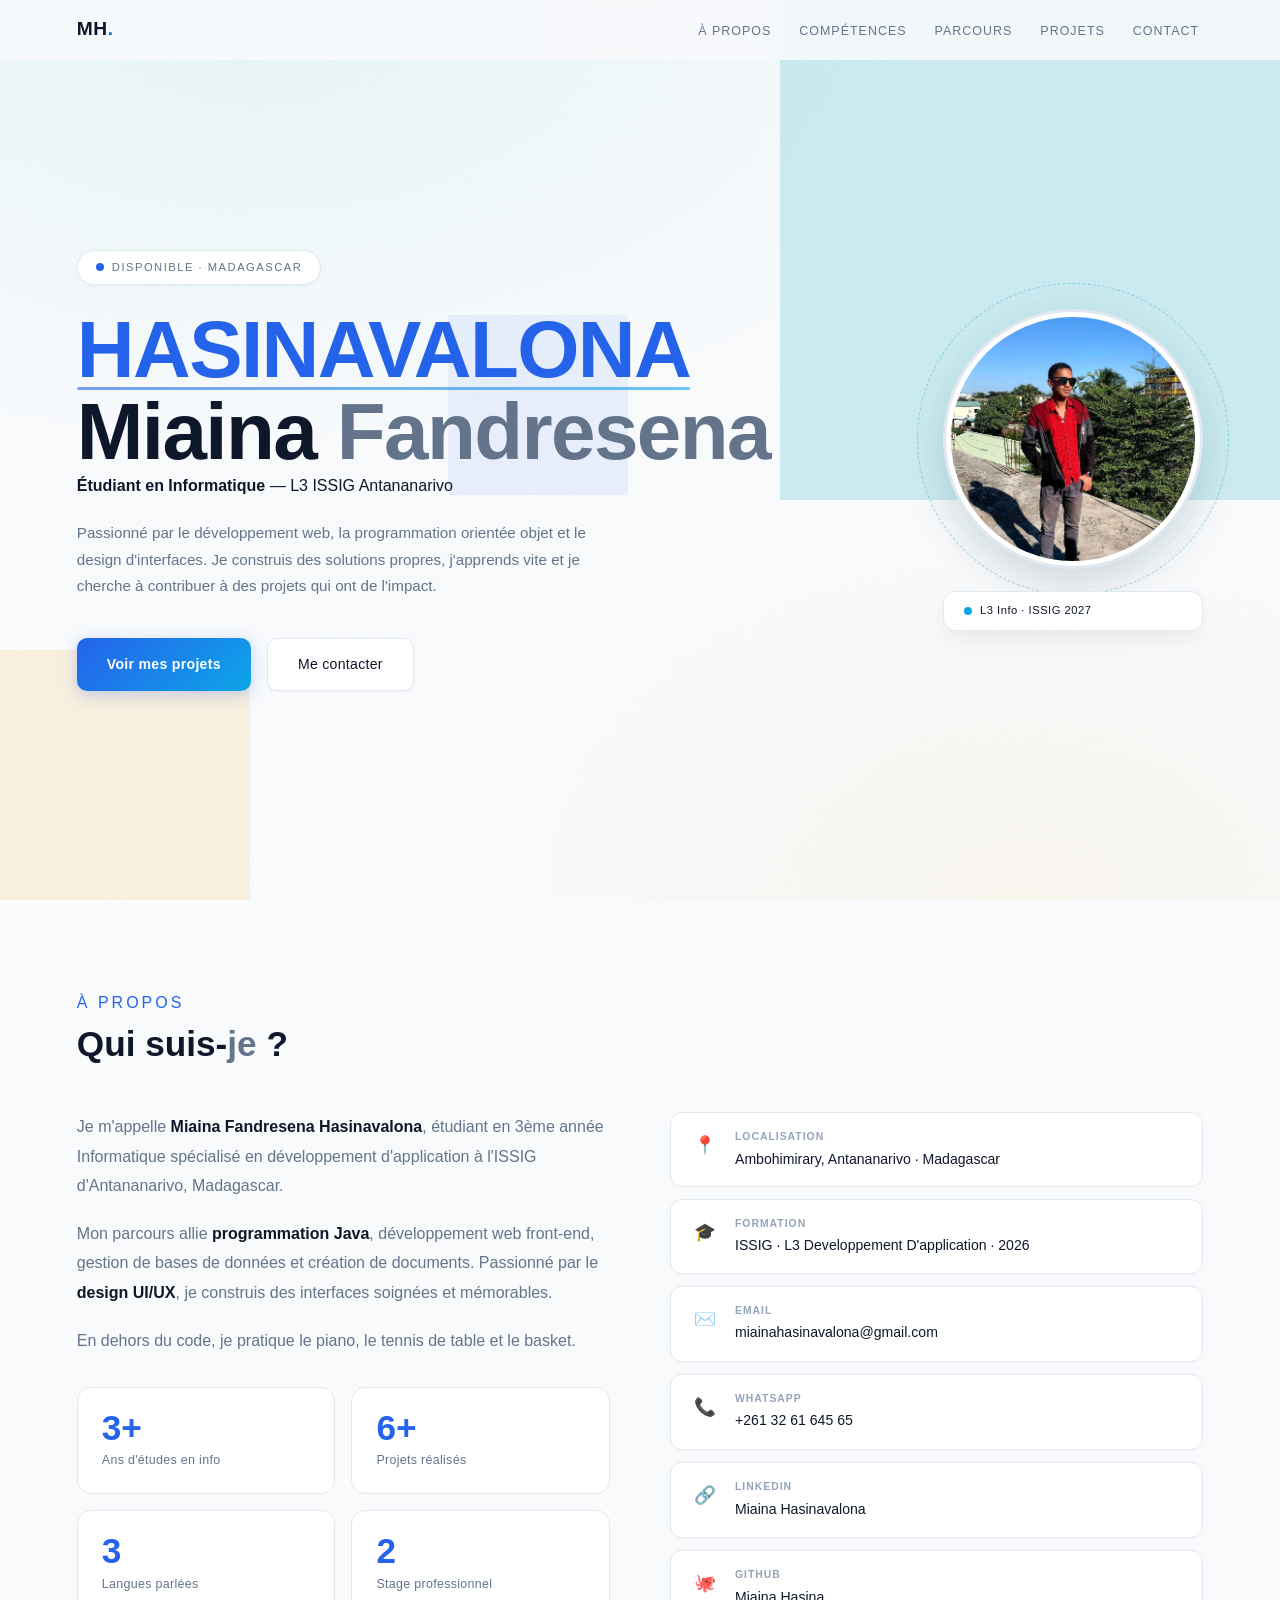
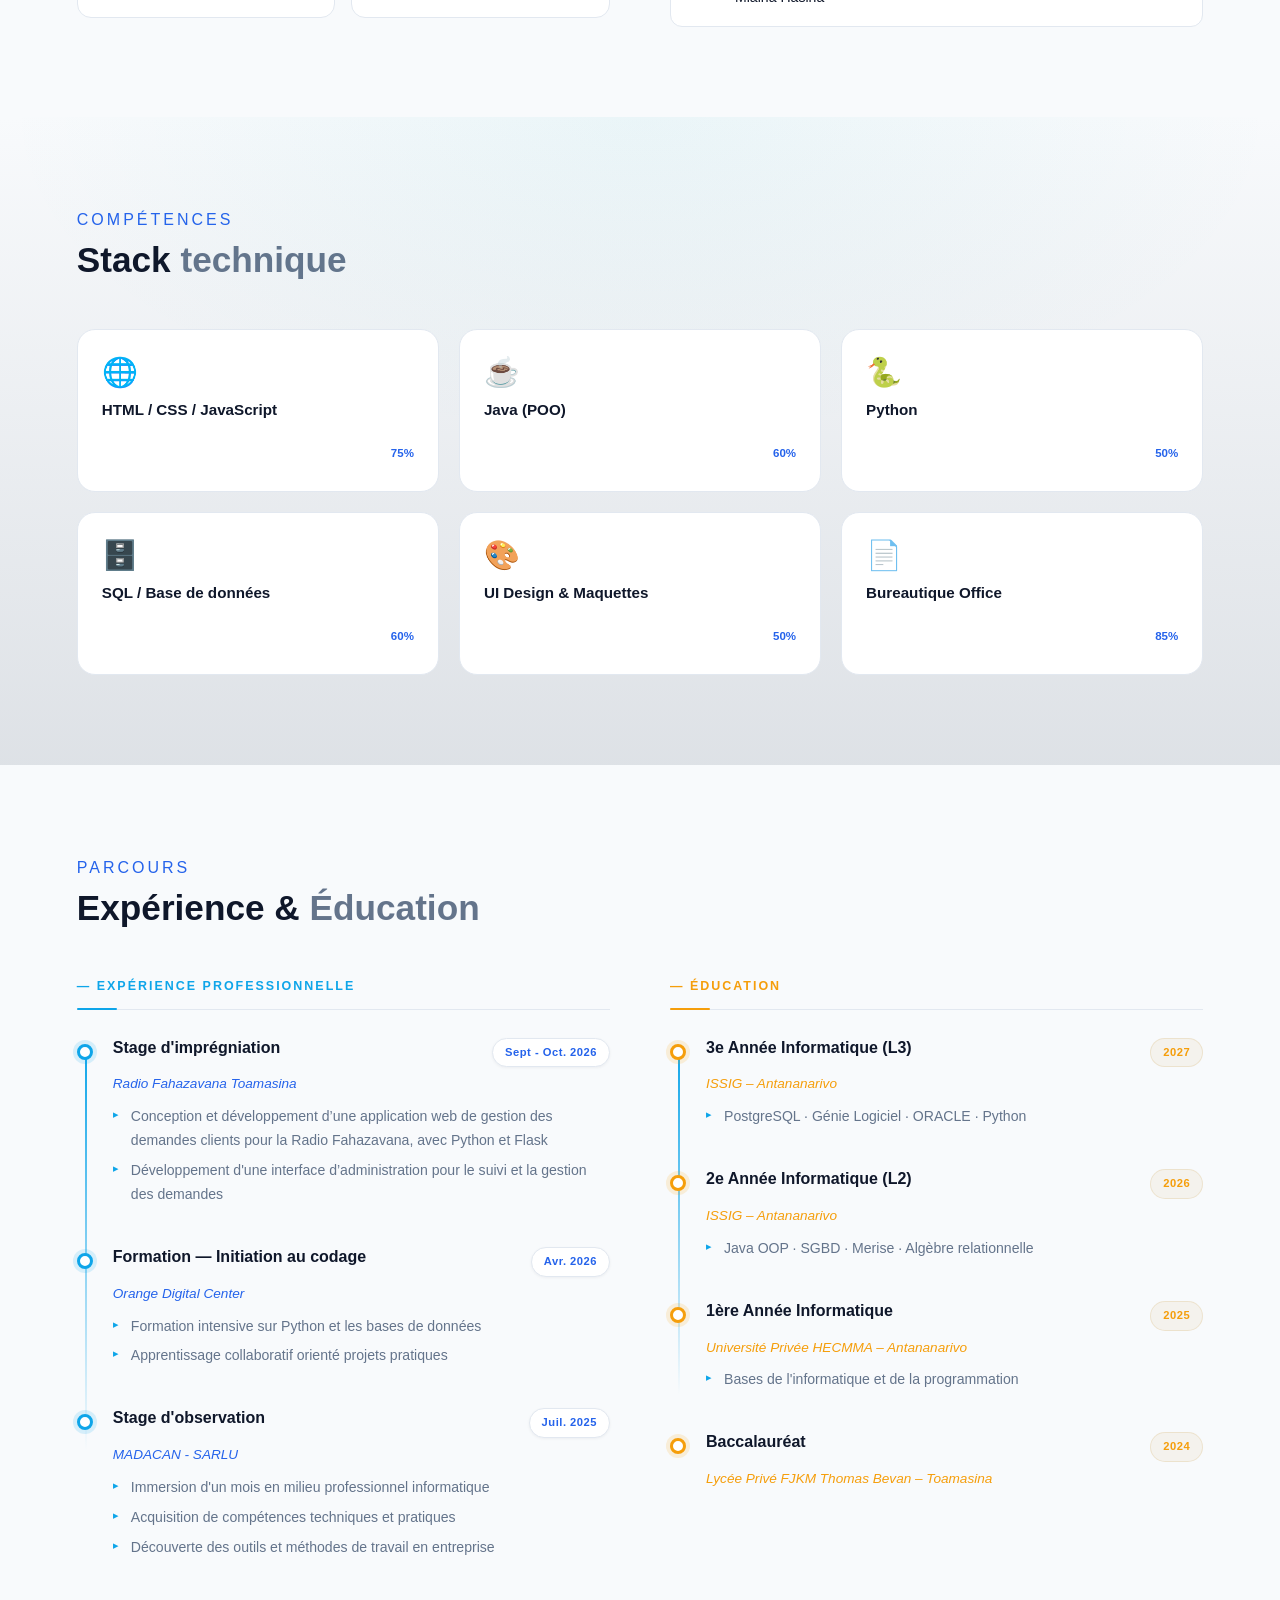
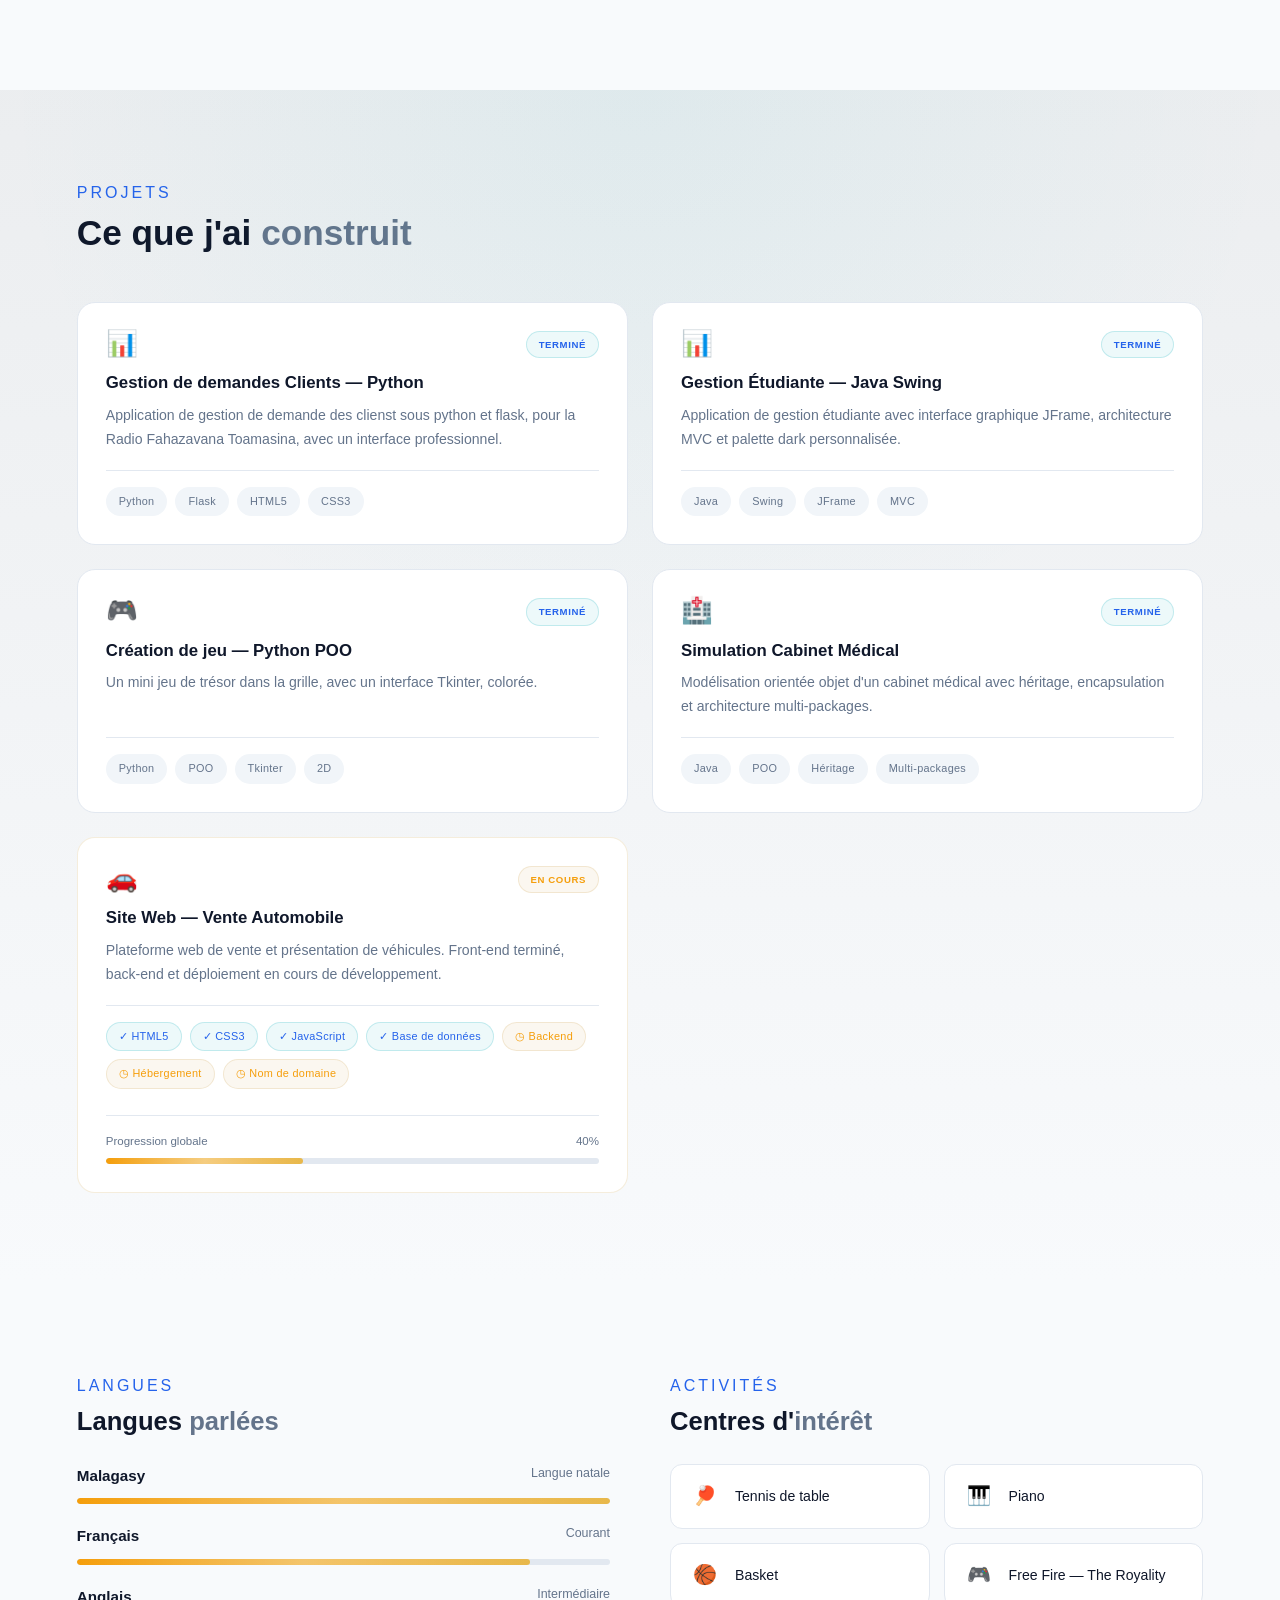
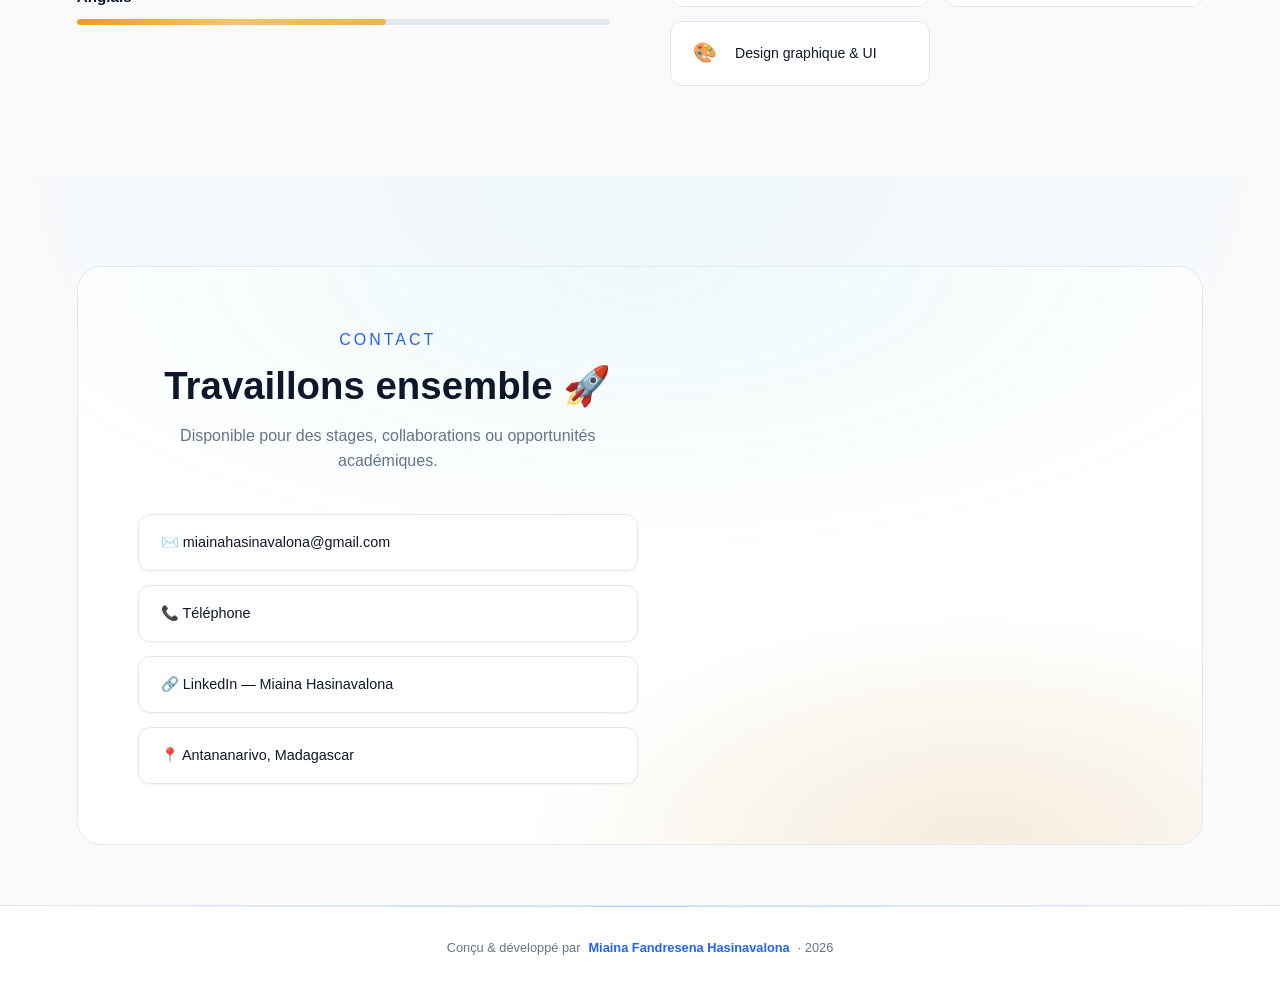
<file: index.html>
<!DOCTYPE html>
<html lang="fr">

<head>
    <meta charset="UTF-8">
    <meta name="viewport" content="width=device-width, initial-scale=1.0">
    <link rel="stylesheet" href="assets/css/main.css">
    <title>Portfolio - Miaina HASINAVALONA</title>
</head>

<body>

    <a href="#home" class="skip-link">Aller au contenu principal</a>

    <div class="container flex column">

        <!-- EN TETE -->
        <nav id="nav" class="flex alg-itm">
            <a href="#" class="nav-logo">MH<span>.</span></a>
            <ul class="nav-links flex g-20" id="navLinks">
                <li><a href="#about">À propos</a></li>
                <li><a href="#skills">Compétences</a></li>
                <li><a href="#parcours">Parcours</a></li>
                <li><a href="#projects">Projets</a></li>
                <li><a href="#contact">Contact</a></li>
            </ul>
            <button class="nav-toggle" id="navToggle" aria-label="Menu">
                <span></span><span></span><span></span>
            </button>
        </nav>

        <!-- HERO -->
        <section class="hero relative grid alg-itm g-40" id="home">
            <div class="header-orb absolute orb1"></div>
            <div class="header-orb absolute orb2"></div>
            <div class="header-orb absolute orb3"></div>

            <div class="hero-text relative">
                <div class="hero-dispo g-10 alg-itm">Disponible · Madagascar</div>
                <h1 class="hero-name">
                    <span class="H">HASINAVALONA</span><br>
                    Miaina <span class="F">Fandresena</span>
                </h1>
                <p class="header-sub"><strong>Étudiant en Informatique</strong> — L3 ISSIG Antananarivo</p>
                <p class="hero-desc">
                    Passionné par le développement web, la programmation orientée objet et le design d'interfaces.
                    Je construis des solutions propres, j'apprends vite et je cherche à contribuer à des projets qui ont
                    de l'impact.
                </p>
                <div class="hero-btn flex g-15">
                    <a href="#projects" class="btn-p">Voir mes projets</a>
                    <a href="#contact" class="btn-c">Me contacter</a>
                </div>
            </div>

            <div class="hero-photo relative flex column align-items">
                <div class="photo-outer relative">
                    <div class="photo-ring1 absolute"></div>
                    <div class="photo-ring2 absolute"></div>
                    <div class="photo-inner">
                        <img class="block" src="assets/image/3.jpg">
                    </div>
                </div>
                <div class="photo-badge txt-alg">L3 Info · ISSIG 2027</div>
            </div>
        </section>

        <!-- SECTION A PROPOS -->
        <section id="about" class="relative">
            <p class="sec-label reveal">À propos</p>
            <h2 class="sec-title reveal">Qui suis-<span>je</span> ?</h2>
            <div class="about-grid grid">
                <div class="reveal-l">
                    <div class="about-text">
                        <p>Je m'appelle <strong>Miaina Fandresena Hasinavalona</strong>, étudiant en 3ème année
                            Informatique spécialisé en développement d'application à l'ISSIG d'Antananarivo, Madagascar.
                        </p>
                        <p>Mon parcours allie <strong>programmation Java</strong>, développement web front-end, gestion
                            de bases de données et création de documents. Passionné par le <strong>design
                                UI/UX</strong>, je construis des interfaces soignées et mémorables.</p>
                        <p>En dehors du code, je pratique le piano, le tennis de table et le basket.</p>
                    </div>
                    <div class="stats-row grid">
                        <div class="stat-box reveal d1">
                            <div class="stat">3+</div>
                            <div class="stat-text">Ans d'études en info</div>
                        </div>
                        <div class="stat-box reveal d2">
                            <div class="stat">6+</div>
                            <div class="stat-text">Projets réalisés</div>
                        </div>
                        <div class="stat-box reveal d3">
                            <div class="stat">3</div>
                            <div class="stat-text">Langues parlées</div>
                        </div>
                        <div class="stat-box reveal d4">
                            <div class="stat">2</div>
                            <div class="stat-text">Stage professionnel</div>
                        </div>
                    </div>
                </div>

                <div class="info-list flex g-10 column reveal-r">
                    <div class="info-row flex"><span class="info-ico">📍</span>
                        <div>
                            <div class="info">Localisation</div>
                            <div class="info-text">Ambohimirary, Antananarivo · Madagascar</div>
                        </div>
                    </div>

                    <div class="info-row flex"><span class="info-ico">🎓</span>
                        <div>
                            <div class="info">Formation</div>
                            <div class="info-text">ISSIG · L3 Developpement D'application · 2026</div>
                        </div>
                    </div>

                    <div class="info-row flex"><span class="info-ico">✉️</span>
                        <div>
                            <div class="info">Email</div>
                            <a href="mailto:miainahasinavalona@gmail.com"
                                class="info-text">miainahasinavalona@gmail.com</a>
                        </div>
                    </div>

                    <div class="info-row flex"><span class="info-ico">📞</span>
                        <div>
                            <div class="info">Whatsapp</div>
                            <a href="https://wa.me/message/2FUQR652RJTDL1" class="info-text">+261 32 61 645 65</a>
                        </div>
                    </div>

                    <div class="info-row flex"><span class="info-ico">🔗</span>
                        <div>
                            <div class="info">LinkedIn</div>
                            <a href="https://www.linkedin.com/in/miaina-hasinavalona-1840b0398/"
                                class="info-text">Miaina Hasinavalona</a>
                        </div>
                    </div>

                    <div class="info-row flex"><span class="info-ico">🐙</span>
                        <div>
                            <div class="info">GitHub</div>
                            <a href="https://github.com/miainahasinavalona-gif" class="info-text">Miaina
                                Hasina</a>
                        </div>
                    </div>
                </div>
            </div>
        </section>

        <!-- SKILLS -->
        <section id="skills">
            <p class="sec-label reveal">Compétences</p>
            <h2 class="sec-title reveal">Stack <span>technique</span></h2>
            <div class="skills-grid grid g-20">
                <div class="skill-card relative reveal d1" data-pct="75">
                    <div class="sk-ico">🌐</div>
                    <div class="sk-name">HTML / CSS / JavaScript</div>
                    <div class="bar-bg">
                        <div class="bar-fill" style="width:0"></div>
                    </div>
                    <div class="sk-pct">75%</div>
                </div>
                <div class="skill-card relative reveal d2" data-pct="60">
                    <div class="sk-ico">☕</div>
                    <div class="sk-name">Java (POO)</div>
                    <div class="bar-bg">
                        <div class="bar-fill" style="width:0"></div>
                    </div>
                    <div class="sk-pct">60%</div>
                </div>
                <div class="skill-card relative reveal d3" data-pct="50">
                    <div class="sk-ico">🐍</div>
                    <div class="sk-name">Python</div>
                    <div class="bar-bg">
                        <div class="bar-fill" style="width:0"></div>
                    </div>
                    <div class="sk-pct">50%</div>
                </div>
                <div class="skill-card relative reveal d4" data-pct="60">
                    <div class="sk-ico">🗄️</div>
                    <div class="sk-name">SQL / Base de données</div>
                    <div class="bar-bg">
                        <div class="bar-fill" style="width:0"></div>
                    </div>
                    <div class="sk-pct">60%</div>
                </div>
                <div class="skill-card relative reveal d5" data-pct="50">
                    <div class="sk-ico">🎨</div>
                    <div class="sk-name">UI Design & Maquettes</div>
                    <div class="bar-bg">
                        <div class="bar-fill" style="width:0"></div>
                    </div>
                    <div class="sk-pct">50%</div>
                </div>
                <div class="skill-card relative reveal d1" data-pct="85">
                    <div class="sk-ico">📄</div>
                    <div class="sk-name">Bureautique Office</div>
                    <div class="bar-bg">
                        <div class="bar-fill" style="width:0"></div>
                    </div>
                    <div class="sk-pct">85%</div>
                </div>
            </div>
        </section>

        <!-- PARCOURS -->
        <section id="parcours">
            <p class="sec-label reveal">Parcours</p>
            <h2 class="sec-title reveal">Expérience & <span>Éducation</span></h2>


            <div class="two-column grid">

                <!-- EXPERIENCE PROFESSIONNELLE -->
                <div class="reveal-l">

                    <div class="tl-section-title pro">— Expérience Professionnelle</div>
                    <div class="timeline relative">
                        <div class="tl-item relative">
                            <div class="tl-dot absolute"></div>
                            <div class="tl-top flex g-10">
                                <div class="tl-role">Stage d'imprégniation</div>
                                <span class="tl-pill pro-t">Sept - Oct. 2026</span>
                            </div>
                            <div class="tl-org">Radio Fahazavana Toamasina</div>
                            <ul class="tl-list">
                                <li>Conception et développement d’une application web de gestion
                                    des demandes clients pour la Radio Fahazavana, avec Python et Flask
                                </li>
                                <li>Développement d'une interface d’administration pour le suivi et la gestion des
                                    demandes</li>
                            </ul>
                        </div>
                        <div class="tl-item relative">
                            <div class="tl-dot absolute"></div>
                            <div class="tl-top flex g-10">
                                <div class="tl-role">Formation — Initiation au codage</div>
                                <span class="tl-pill pro-t">Avr. 2026</span>
                            </div>
                            <div class="tl-org">Orange Digital Center</div>
                            <ul class="tl-list">
                                <li>Formation intensive sur Python et les bases de données</li>
                                <li>Apprentissage collaboratif orienté projets pratiques</li>
                            </ul>
                        </div>
                        <div class="tl-item relative">
                            <div class="tl-dot absolute"></div>
                            <div class="tl-top flex g-10">
                                <div class="tl-role">Stage d'observation</div>
                                <span class="tl-pill pro-t">Juil. 2025</span>
                            </div>
                            <div class="tl-org">MADACAN - SARLU</div>
                            <ul class="tl-list">
                                <li>Immersion d'un mois en milieu professionnel informatique</li>
                                <li>Acquisition de compétences techniques et pratiques</li>
                                <li>Découverte des outils et méthodes de travail en entreprise</li>
                            </ul>
                        </div>

                    </div>
                </div>

                <!-- EDUCATION -->
                <div class="reveal-r">
                    <div class="tl-section-title educ">— Éducation</div>
                    <div class="timeline relative">
                        <div class="tl-item relative">
                            <div class="tl-dot absolute gd"></div>
                            <div class="tl-top flex g-10">
                                <div class="tl-role">3e Année Informatique (L3)</div>
                                <span class="tl-pill educ-c">2027</span>
                            </div>
                            <div class="tl-org go">ISSIG – Antananarivo</div>
                            <ul class="tl-list">
                                <li>PostgreSQL · Génie Logiciel · ORACLE · Python</li>
                            </ul>
                        </div>
                        <div class="tl-item relative">
                            <div class="tl-dot absolute gd"></div>
                            <div class="tl-top flex g-10">
                                <div class="tl-role">2e Année Informatique (L2)</div>
                                <span class="tl-pill educ-c">2026</span>
                            </div>
                            <div class="tl-org go">ISSIG – Antananarivo</div>
                            <ul class="tl-list">
                                <li>Java OOP · SGBD · Merise · Algèbre relationnelle</li>
                            </ul>
                        </div>
                        <div class="tl-item relative">
                            <div class="tl-dot absolute gd"></div>
                            <div class="tl-top flex g-10">
                                <div class="tl-role">1ère Année Informatique</div>
                                <span class="tl-pill educ-c">2025</span>
                            </div>
                            <div class="tl-org go">Université Privée HECMMA – Antananarivo</div>
                            <ul class="tl-list">
                                <li>Bases de l'informatique et de la programmation</li>
                            </ul>
                        </div>
                        <div class="tl-item relative">
                            <div class="tl-dot absolute gd"></div>
                            <div class="tl-top flex g-10">
                                <div class="tl-role">Baccalauréat</div>
                                <span class="tl-pill educ-c">2024</span>
                            </div>
                            <div class="tl-org go">Lycée Privé FJKM Thomas Bevan – Toamasina</div>
                        </div>
                    </div>
                </div>
            </div>
        </section>


        <!-- PROJECTS -->
        <section id="projects">
            <p class="sec-label reveal">Projets</p>
            <h2 class="sec-title reveal">Ce que j'ai <span>construit</span></h2>

            <!-- CARD -->
            <div class="proj-grid g-20 grid">

                <div class="proj-card relative p-25 reveal d1">
                    <div class="p-head flex"><span class="p-ico">📊</span><span class="p-status ps-done">Terminé</span>
                    </div>

                    <div class="p-title">Gestion de demandes Clients — Python</div>
                    <p class="p-desc">Application de gestion de demande des clienst sous python et flask, pour la Radio
                        Fahazavana Toamasina, avec un interface professionnel.</p>
                    <div class="p-tags flex wrap">
                        <span class="tag">Python</span><span class="tag">Flask</span><span class="tag">HTML5</span><span
                            class="tag">CSS3</span>
                    </div>
                </div>
                <div class="proj-card relative p-25 reveal d1">
                    <div class="p-head flex"><span class="p-ico">📊</span><span class="p-status ps-done">Terminé</span>
                    </div>

                    <div class="p-title">Gestion Étudiante — Java Swing</div>
                    <p class="p-desc">Application de gestion étudiante avec interface graphique JFrame, architecture MVC
                        et palette dark personnalisée.</p>
                    <div class="p-tags flex wrap">
                        <span class="tag">Java</span><span class="tag">Swing</span><span class="tag">JFrame</span><span
                            class="tag">MVC</span>
                    </div>
                </div>

                <div class="proj-card relative p-25 reveal d1">
                    <div class="p-head flex"><span class="p-ico">🎮</span><span class="p-status ps-done">Terminé</span>
                    </div>

                    <div class="p-title">Création de jeu — Python POO</div>
                    <p class="p-desc">Un mini jeu de trésor dans la grille, avec un interface Tkinter, colorée.</p>
                    <div class="p-tags flex wrap">
                        <span class="tag">Python</span><span class="tag">POO</span><span class="tag">Tkinter</span><span
                            class="tag">2D</span>
                    </div>
                </div>

                <div class="proj-card relative p-25 reveal d2">
                    <div class="p-head flex"><span class="p-ico">🏥</span><span class="p-status ps-done">Terminé</span>
                    </div>

                    <div class="p-title">Simulation Cabinet Médical</div>
                    <p class="p-desc">Modélisation orientée objet d'un cabinet médical avec héritage, encapsulation et
                        architecture multi-packages.</p>
                    <div class="p-tags flex wrap">
                        <span class="tag">Java</span><span class="tag">POO</span><span class="tag">Héritage</span><span
                            class="tag">Multi-packages</span>
                    </div>
                </div>

                <div class="proj-card relative p-25 wip reveal d4">
                    <div class="p-head flex"><span class="p-ico">🚗</span><span class="p-status ps-wip">En cours</span>
                    </div>
                    <div class="p-title">Site Web — Vente Automobile</div>
                    <p class="p-desc">Plateforme web de vente et présentation de véhicules. Front-end terminé, back-end
                        et déploiement en cours de développement.</p>
                    <div class="p-tags flex wrap" style="margin-bottom:10px">
                        <span class="tag td">✓ HTML5</span>
                        <span class="tag td">✓ CSS3</span>
                        <span class="tag td">✓ JavaScript</span>
                        <span class="tag td">✓ Base de données</span>
                        <span class="tag tw">◷ Backend</span>
                        <span class="tag tw">◷ Hébergement</span>
                        <span class="tag tw">◷ Nom de domaine</span>
                    </div>
                    <div class="wip-prog">
                        <div class="wip-lbl flex"><span>Progression globale</span><span>40%</span></div>
                        <div class="wip-bg">
                            <div class="wip-fill"></div>
                        </div>
                    </div>
                </div>
            </div>
        </section>

        <!-- ACTIVITES -->
        <section>
            <div class="two-column grid">
                <div class="reveal-l">
                    <p class="sec-label">Langues</p>
                    <h2 class="sec-title" style="font-size:1.6rem;margin-bottom:28px">Langues <span>parlées</span></h2>
                    <div class="lang-list flex column g-20">
                        <div class="lang-item">
                            <div class="l-head flex"><span class="l-name">Malagasy</span><span class="l-level">Langue
                                    natale</span></div>
                            <div class="bar-bg">
                                <div class="bar-fill gold-fill" data-pct="100" style="width:0"></div>
                            </div>
                        </div>
                        <div class="lang-item">
                            <div class="l-head flex"><span class="l-name">Français</span><span
                                    class="l-level">Courant</span>
                            </div>
                            <div class="bar-bg">
                                <div class="bar-fill gold-fill" data-pct="85" style="width:0"></div>
                            </div>
                        </div>
                        <div class="lang-item">
                            <div class="l-head flex"><span class="l-name">Anglais</span><span
                                    class="l-level">Intermédiaire</span></div>
                            <div class="bar-bg">
                                <div class="bar-fill gold-fill" data-pct="58" style="width:0"></div>
                            </div>
                        </div>
                    </div>
                </div>
                <div class="reveal-r">
                    <p class="sec-label">Activités</p>
                    <h2 class="sec-title" style="font-size:1.6rem;margin-bottom:28px">Centres d'<span>intérêt</span>
                    </h2>
                    <div class="act-grid g-10 grid">
                        <div class="act-item flex alg-itm"><span class="aico">🏓</span>Tennis de table</div>
                        <div class="act-item flex alg-itm"><span class="aico">🎹</span>Piano</div>
                        <div class="act-item flex alg-itm"><span class="aico">🏀</span>Basket</div>
                        <div class="act-item flex alg-itm"><span class="aico">🎮</span>Free Fire — The Royality</div>
                        <div class="act-item flex alg-itm"><span class="aico">🎨</span>Design graphique & UI</div>
                    </div>
                </div>
            </div>
        </section>

        <!-- CONTACT -->
        <section id="contact">
            <div class="contact-card relative txt-alg reveal">
                <div class="contact-inner relative">
                    <p class="sec-label" style="margin-bottom:10px">Contact</p>
                    <div class="c-title">Travaillons ensemble 🚀</div>
                    <p class="c-sub">Disponible pour des stages, collaborations ou opportunités académiques.</p>
                    <div class="c-links flex g-15 jcc">
                        <a href="mailto:miainahasinavalona@gmail.com" class="c-link">✉️ miainahasinavalona@gmail.com</a>
                        <a href="tel:+261326164565" class="c-link flex g-10 alg-itm">📞 Téléphone</a>
                        <a href="https://www.linkedin.com/in/miaina-hasinavalona-1840b0398/"
                            class="c-link flex g-10 alg-itm">🔗
                            LinkedIn —
                            Miaina Hasinavalona</a>
                        <a href="#" class="c-link flex g-10 alg-itm">📍 Antananarivo, Madagascar</a>
                    </div>
                </div>
            </div>
        </section>

        <!-- FOOTER -->
        <footer class="txt-alg">
            <p>Conçu & développé par <span>Miaina Fandresena Hasinavalona</span> · 2026</p>
        </footer>

    </div>

    <script src="assets/js/javascrp.js"></script>
</body>

</html>
</file>
<file: assets/css/main.css>
@import url("framework.css");
@import url("responsive.css");
@import url("style.css");
</file>
